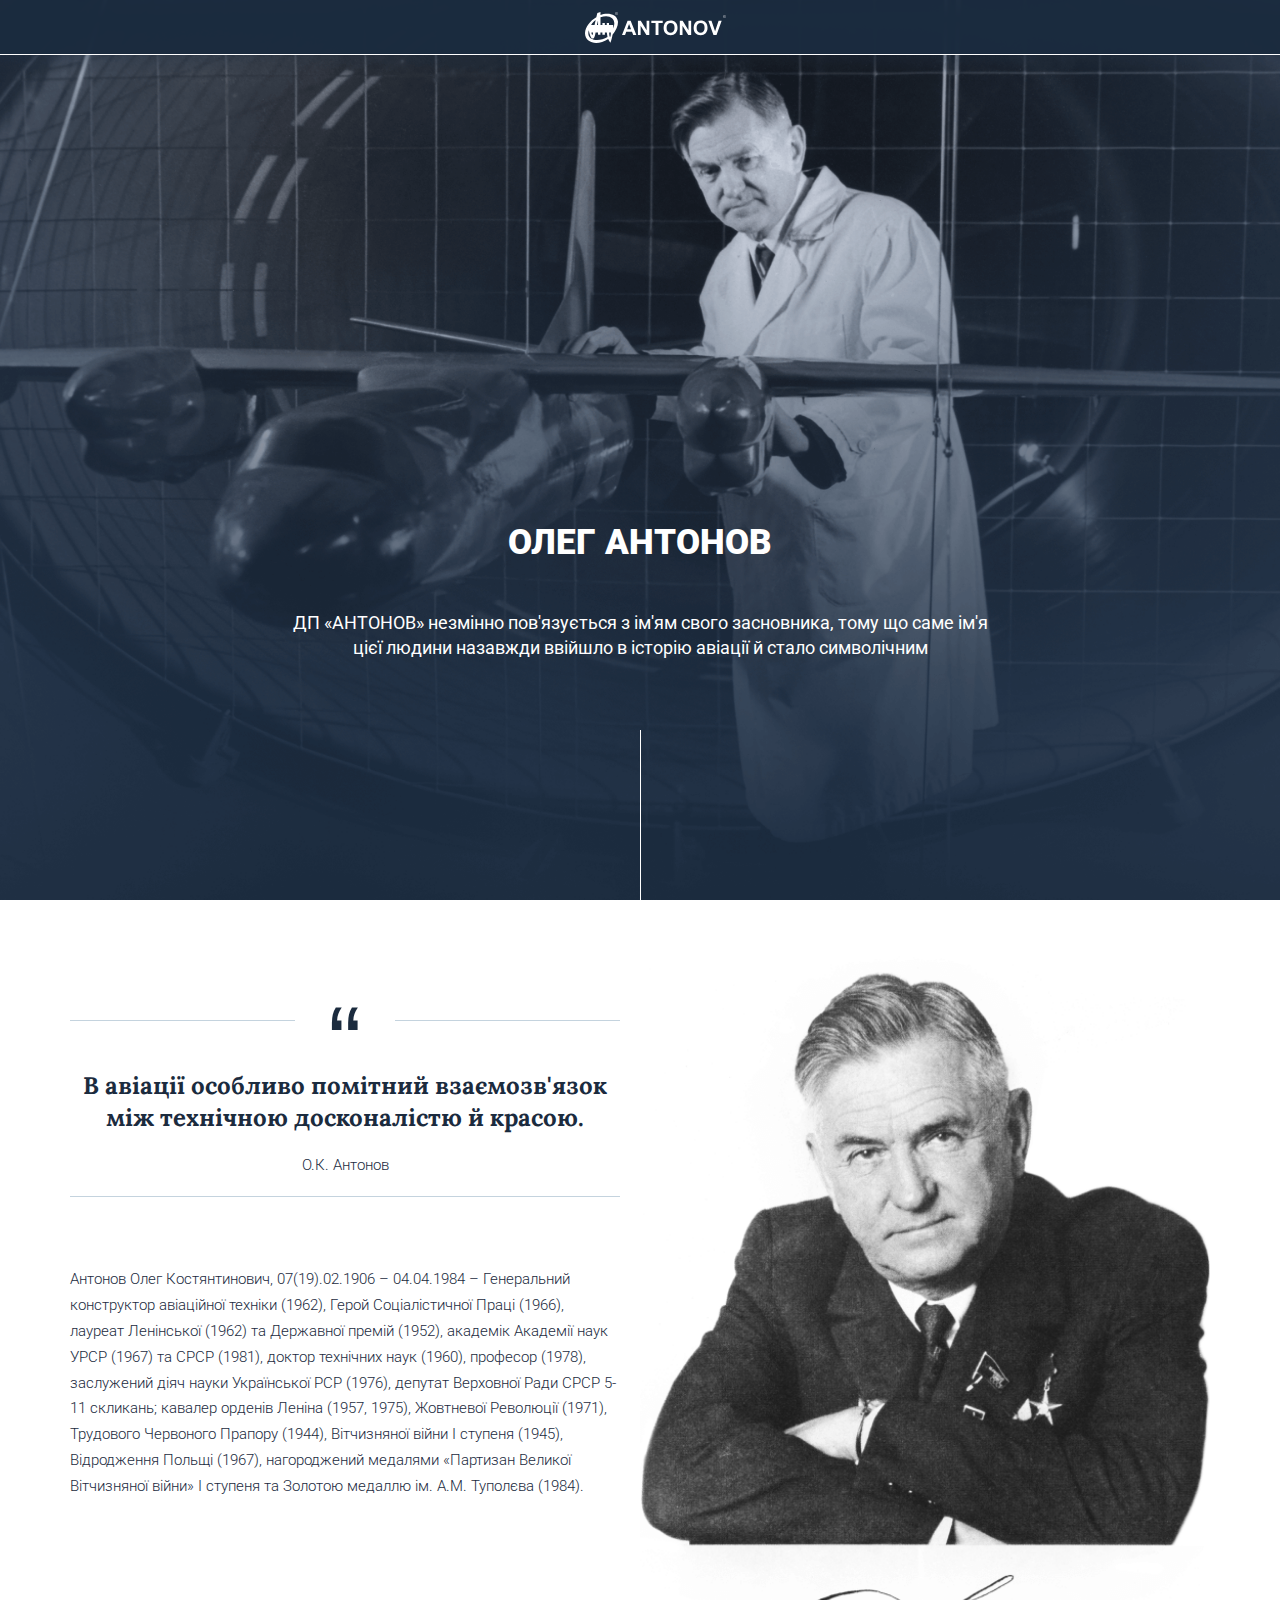
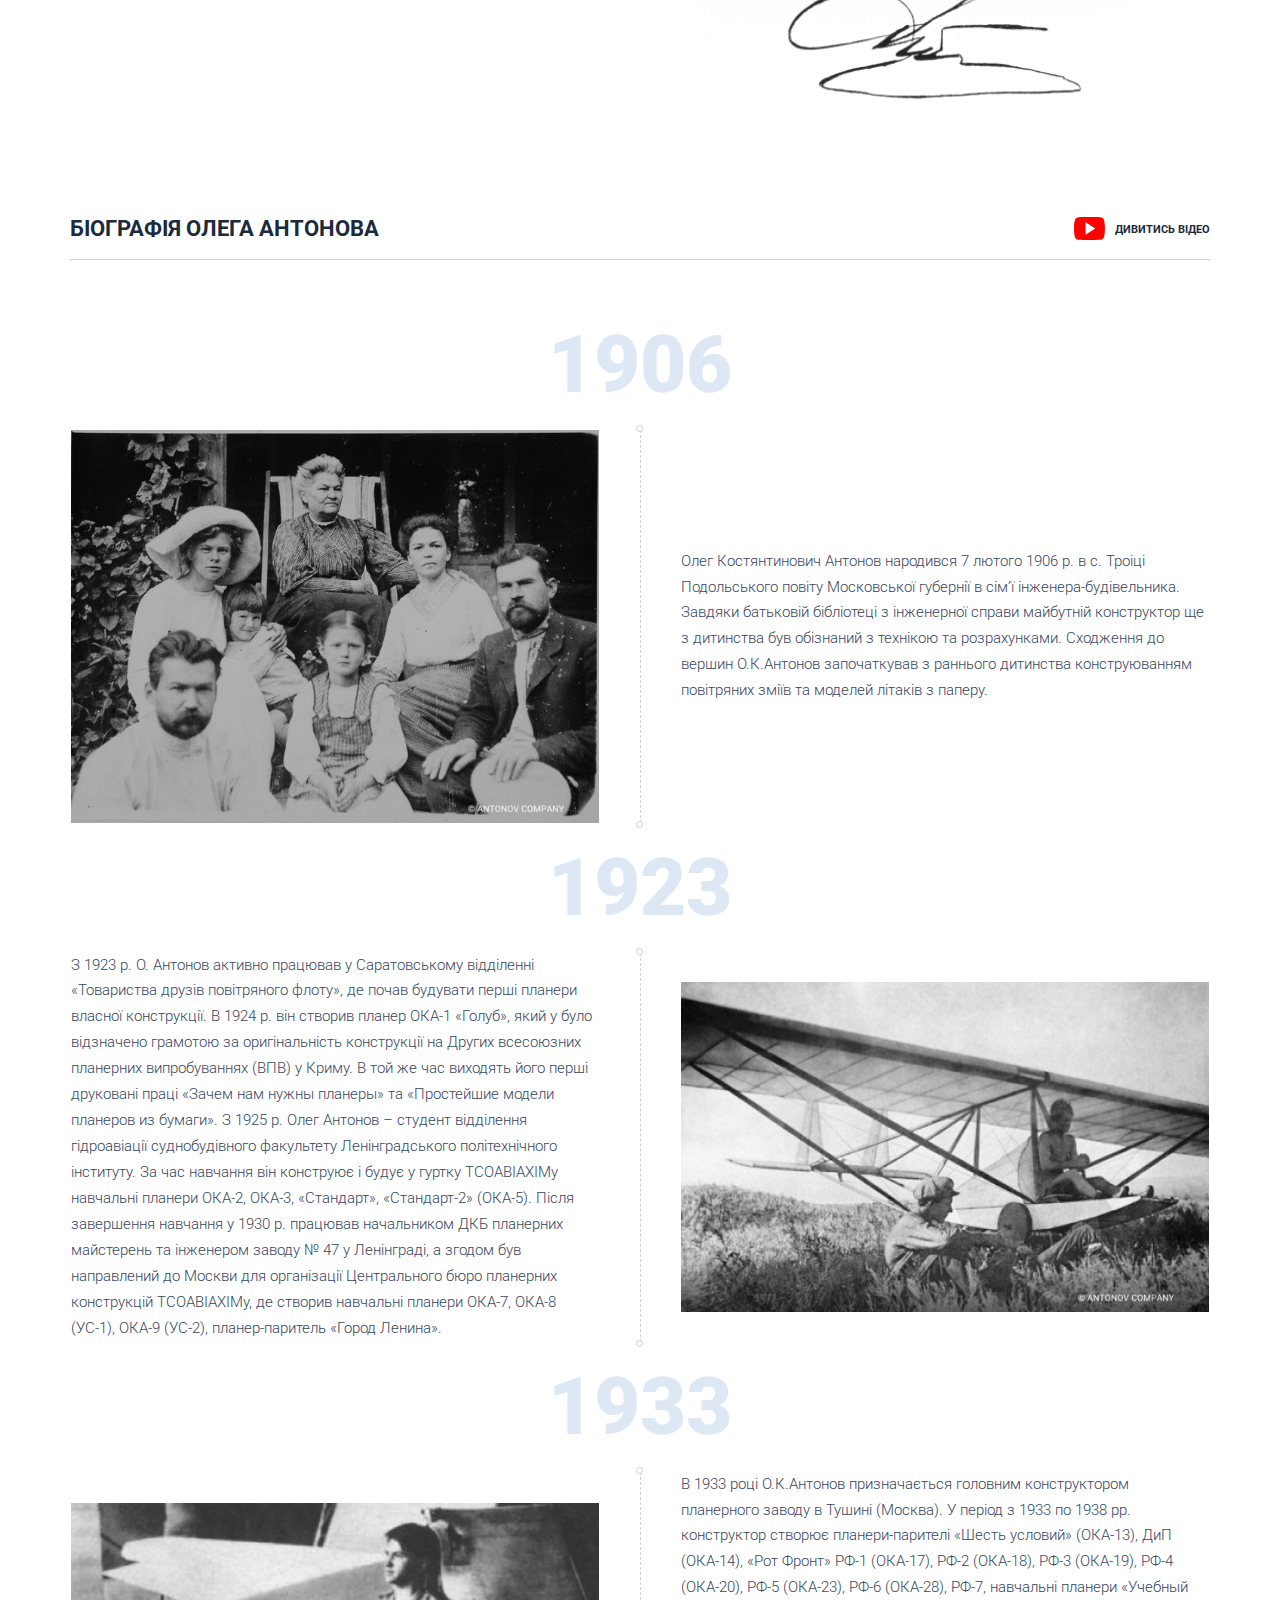
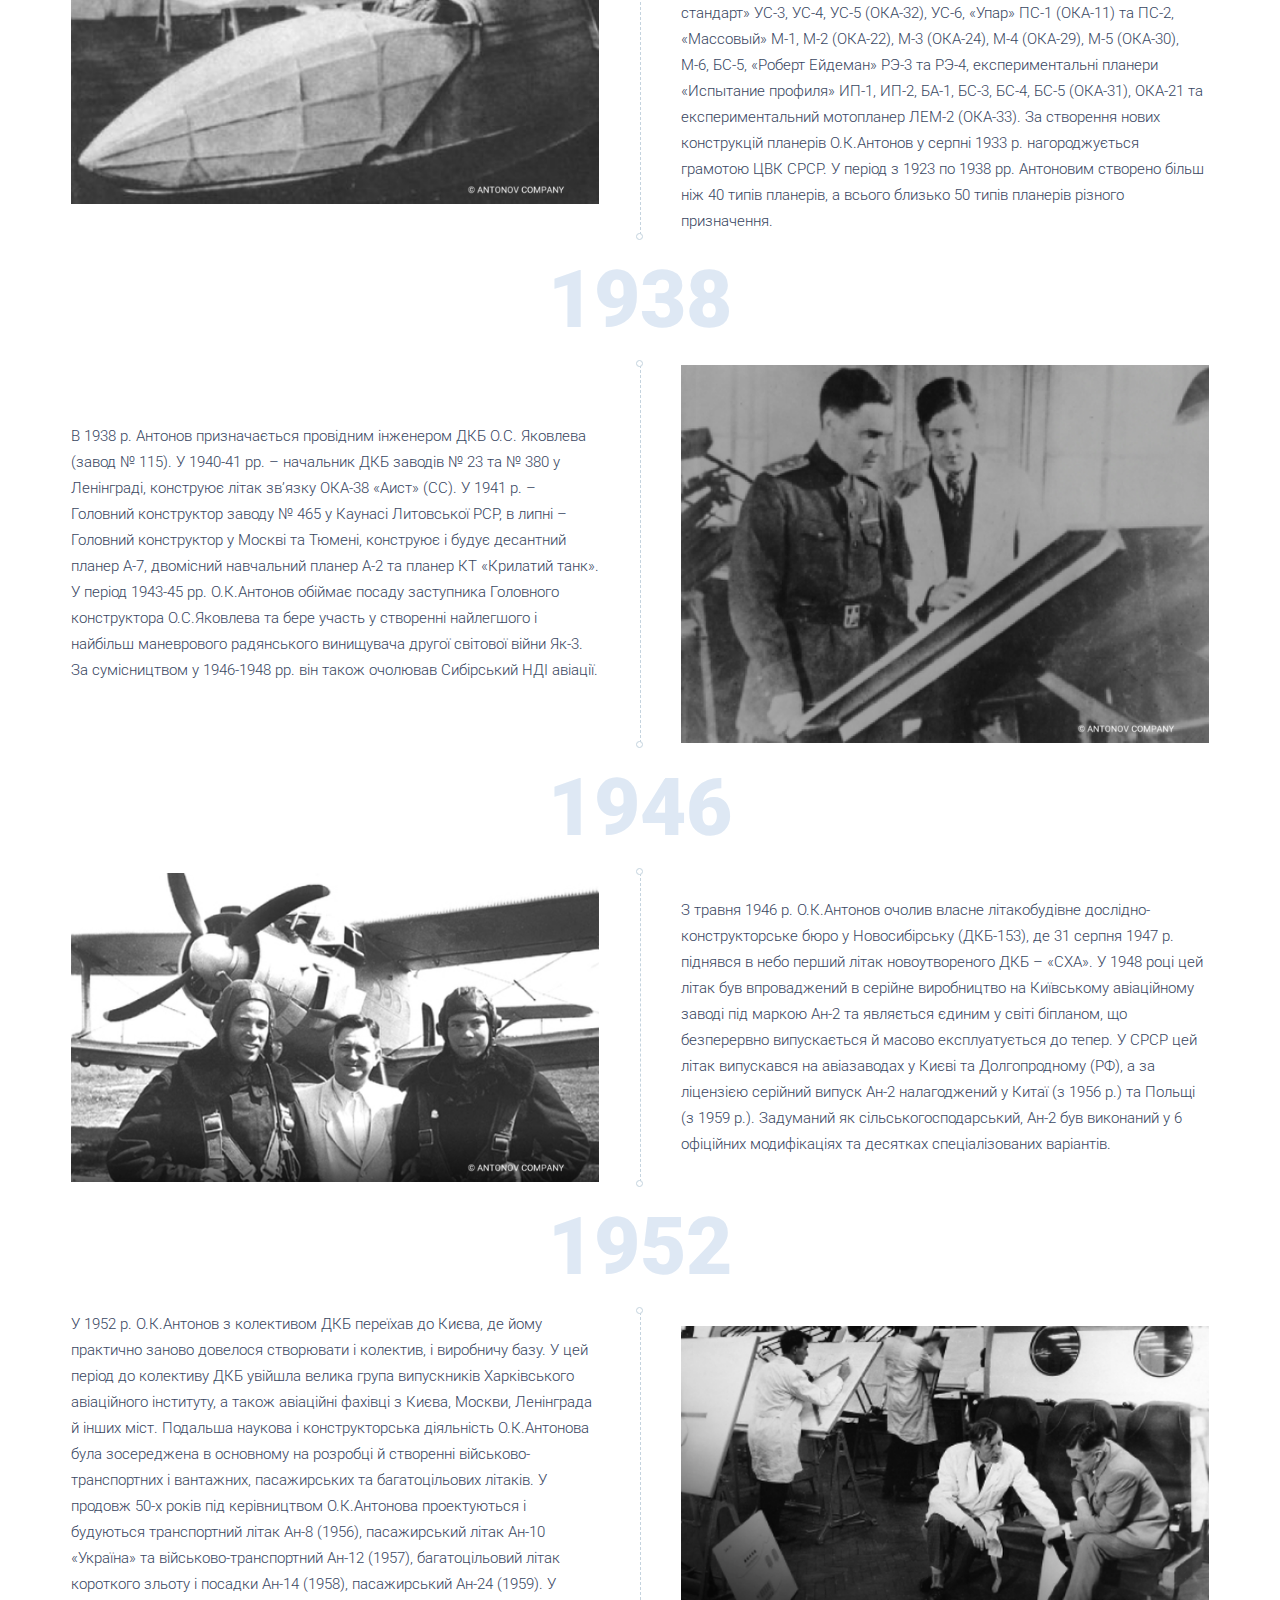
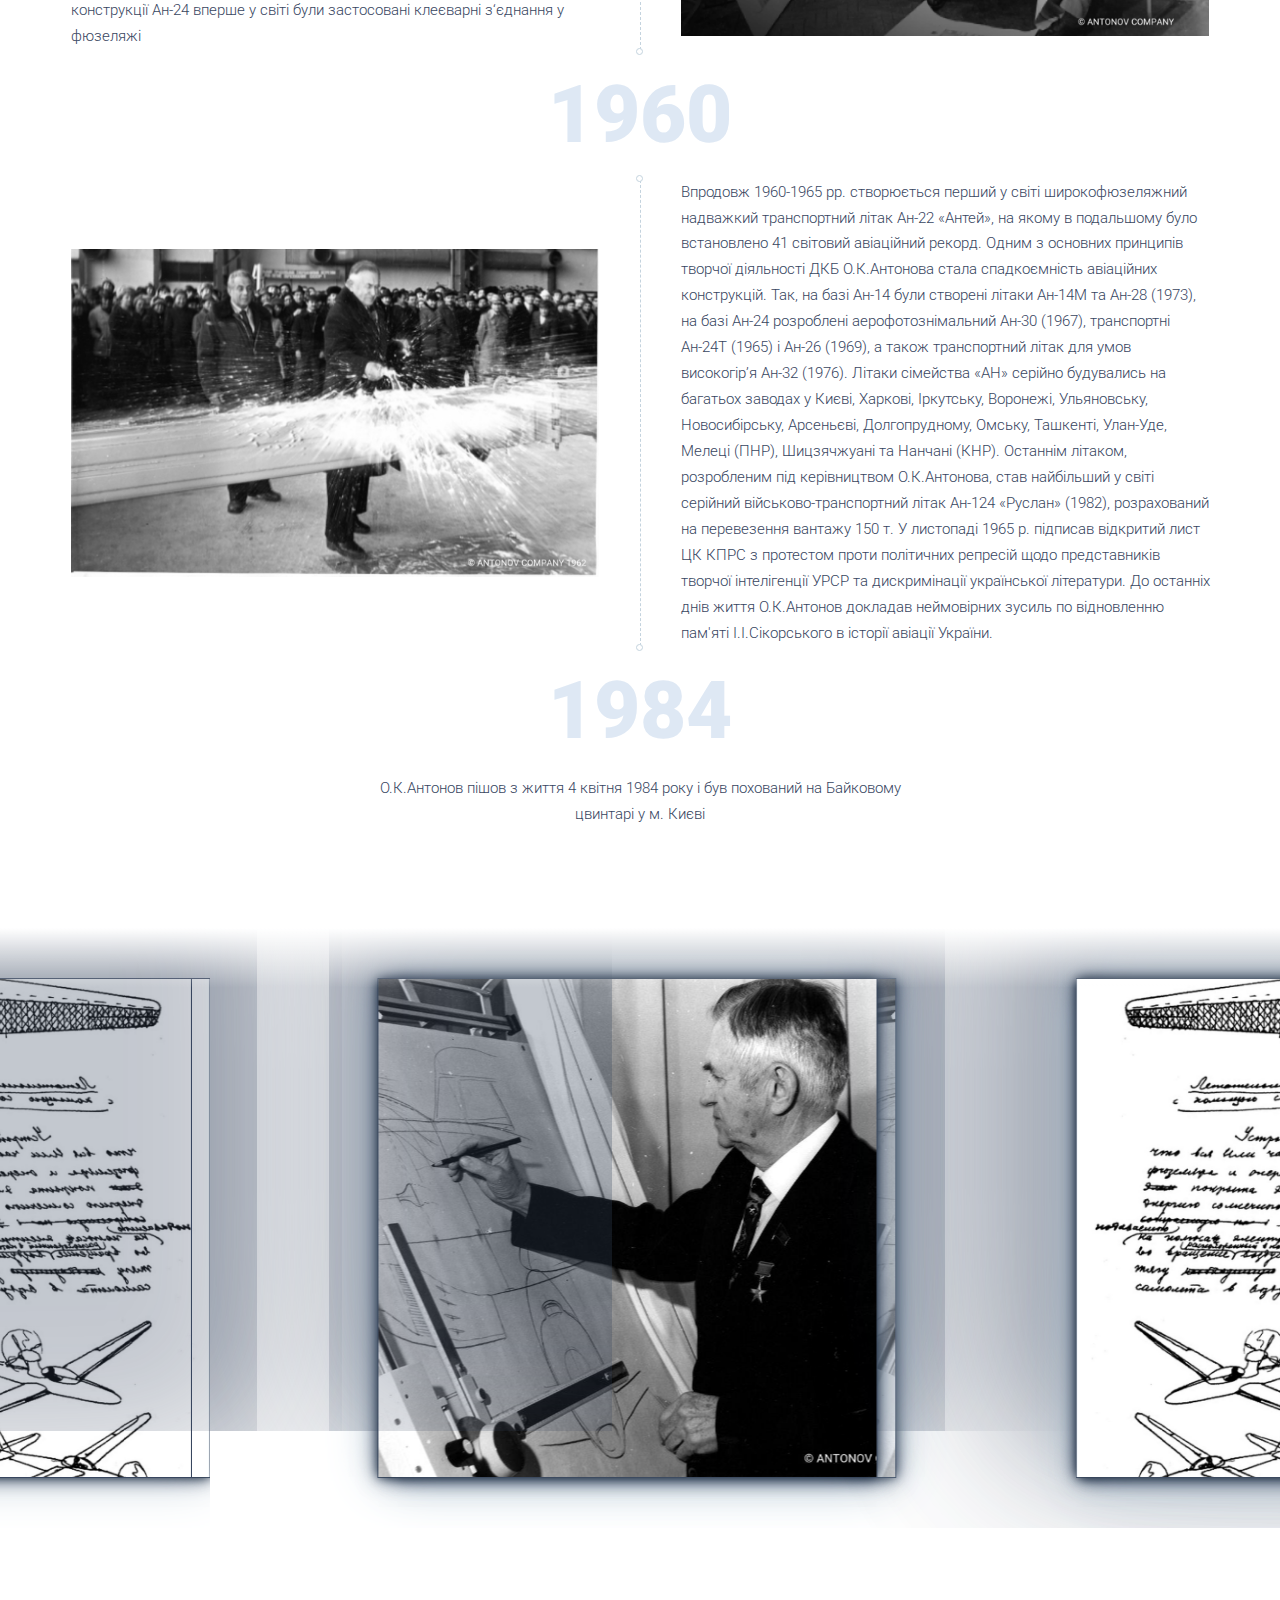
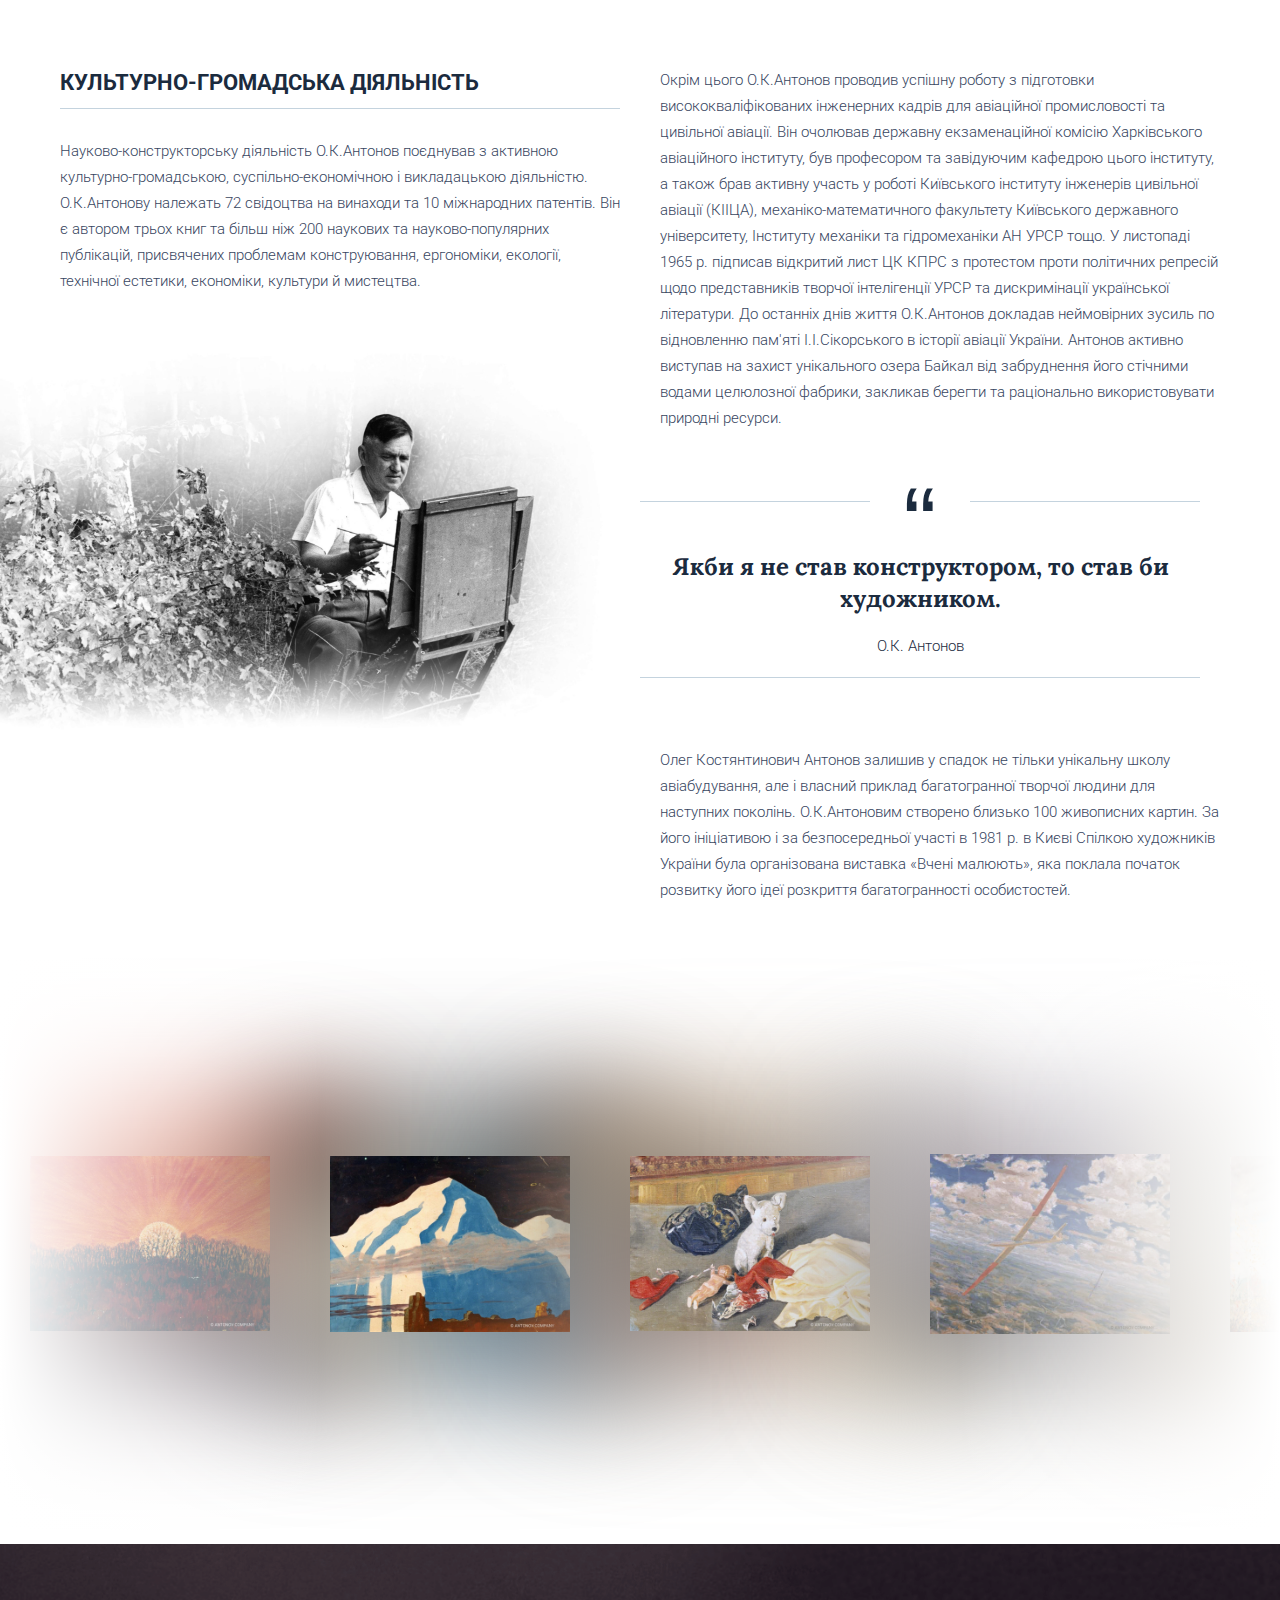
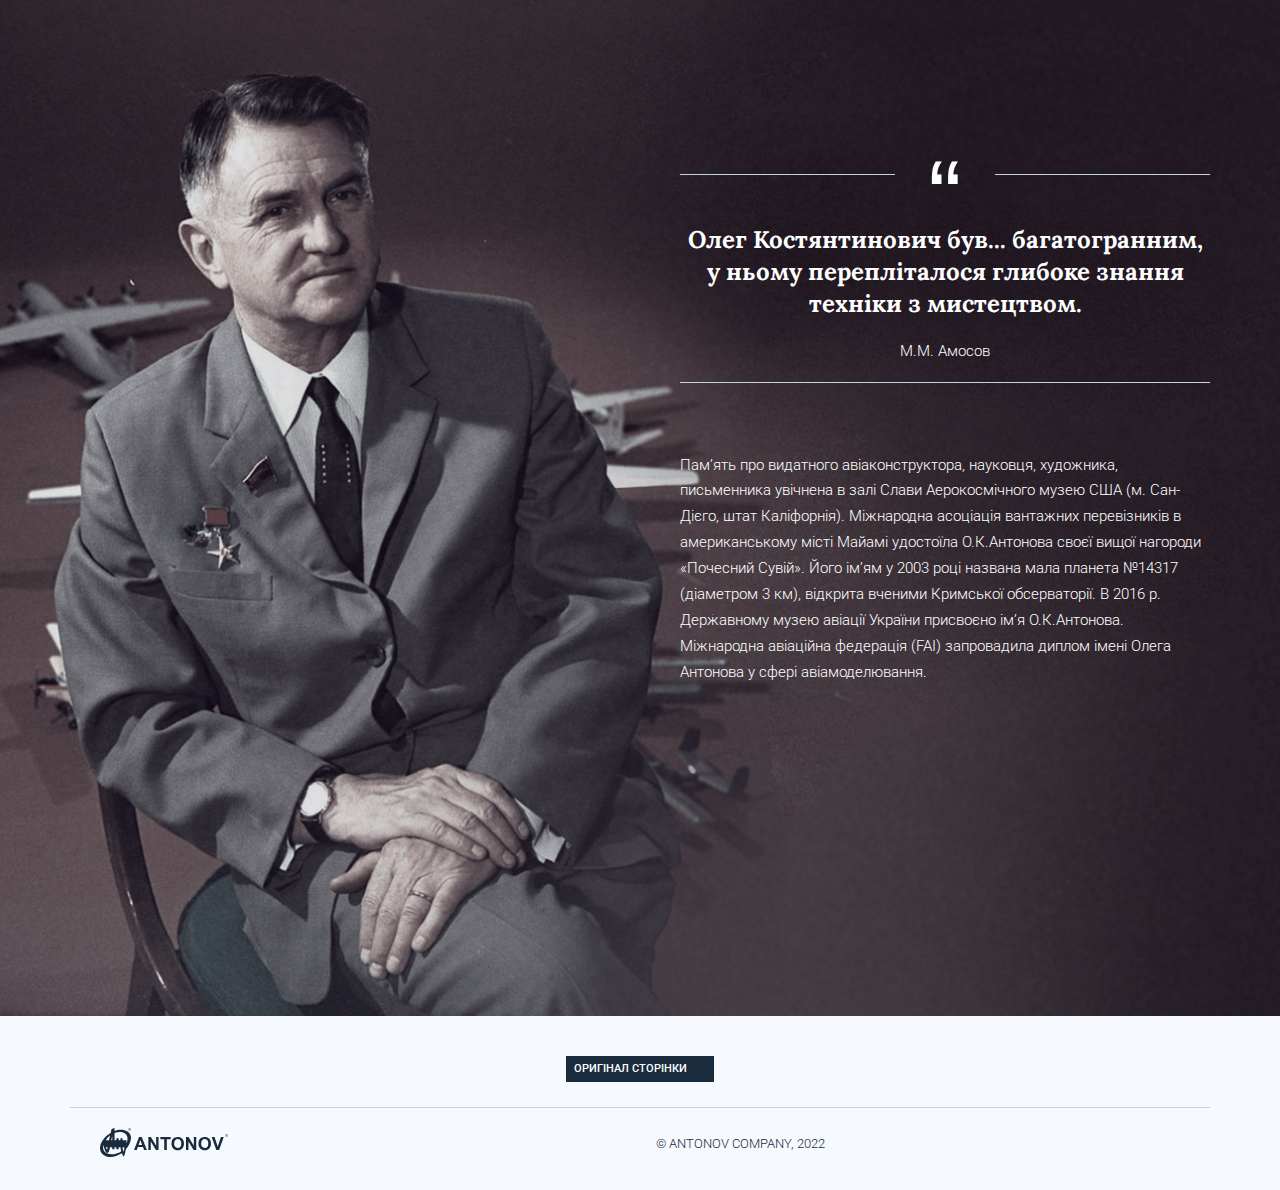
<file: biography.html>
<!DOCTYPE html>
<html lang="uk">
<head>
   <meta charset="UTF-8">
   <meta http-equiv="X-UA-Compatible" content="IE=edge">
   <meta name="viewport" content="width=device-width, initial-scale=1.0">
   <link rel="stylesheet" href="css/style_b.css">
   <title>Biography</title>
</head>
<body>
   <div class="wrapper">
      <header class="header">
         <a href="index.html" class="logo">
            <img src="img/logo/logo-header.svg" alt="Antonov Company">
         </a>
      </header>
      <main class="main">
         <div class="heading">
            <div class="heading__title">
               <h1>ОЛЕГ АНТОНОВ</h1>
               <p>
                  <em class="em">ДП «АНТОНОВ»</em>
                  незмінно пов'язується з ім'ям свого засновника, тому що саме ім'я цієї людини назавжди ввійшло в історію авіації й
                  стало
                  символічним
               </p>
            </div>
         </div>
         <div class="antonov-quote">
            <div class="container">
               <div class="content">
                  <div class="quote">
                     <span class="quote-simbol"></span>
                     В авіації особливо помітний взаємозв'язок між технічною досконалістю й красою.
                     <span>О.К. Антонов</span>
                  </div>
                  <p class="desc">
                     Антонов Олег Костянтинович, 07(19).02.1906 – 04.04.1984 – Генеральний конструктор авіаційної техніки (1962), Герой
                     Соціалістичної Праці (1966), лауреат Ленінської (1962) та Державної премій (1952), академік Академії наук УРСР (1967) та
                     СРСР (1981), доктор технічних наук (1960), професор (1978), заслужений діяч науки Української РСР (1976), депутат
                     Верховної Ради СРСР 5-11 скликань; кавалер орденів Леніна (1957, 1975), Жовтневої Революції (1971), Трудового Червоного
                     Прапору (1944), Вітчизняної війни І ступеня (1945), Відродження Польщі (1967), нагороджений медалями «Партизан Великої
                     Вітчизняної війни» І ступеня та Золотою медаллю ім. А.М. Туполєва (1984).
                  </p>
               </div>
               <img class="photo-quote" src="img/biography/antonov-autograph.webp" alt="antonov-autograph">
            </div>
         </div>
         <div class="chronology">
            <div class="container">
               <div class="block-header">
                  <h3>БІОГРАФІЯ ОЛЕГА АНТОНОВА</h3>
                  <a class="watch" href="https://www.youtube.com/watch?v=pJ1q3w78YMM" target="_blank">
                     ДИВИТИСЬ ВІДЕО
                  </a>
               </div>
               <div class="chronology-item show">
                  <h4 class="item-heading">1906</h4>
                  <div class="row">
                     <div class="pic">
                        <img src="img/biography/biography-image-1-700.webp" alt="1906">
                     </div>
                     <span class="line"></span>
                     <p class="year-desc desc">
                        Олег Костянтинович Антонов народився 7 лютого 1906 р. в с. Троіці Подольського повіту Московської губернії в сім’ї
                        інженера-будівельника. Завдяки батьковій бібліотеці з інженерної справи майбутній конструктор ще з дитинства був
                        обізнаний з технікою та розрахунками. Сходження до вершин О.К.Антонов започаткував з раннього дитинства конструюванням
                        повітряних зміїв та моделей літаків з паперу.
                     </p>
                  </div>
               </div>
               <div class="chronology-item show">
                  <h4 class="item-heading">1923</h4>
                  <div class="row">
                     <div class="pic">
                        <img src="img/biography/biography-image-2-700.webp" alt="1923">
                     </div>
                     <span class="line"></span>
                     <p class="year-desc desc">
                        З 1923 р. О. Антонов активно працював у Саратовському відділенні «Товариства друзів повітряного флоту», де почав
                        будувати перші планери власної конструкції. В 1924 р. він створив планер ОКА-1 «Голуб», який у було відзначено грамотою
                        за оригінальність конструкції на Других всесоюзних планерних випробуваннях (ВПВ) у Криму. В той же час виходять його
                        перші друковані праці «Зачем нам нужны планеры» та «Простейшие модели планеров из бумаги». З 1925 р. Олег Антонов –
                        студент відділення гідроавіації суднобудівного факультету Ленінградського політехнічного інституту. За час навчання він
                        конструює і будує у гуртку ТСОАВІАХІМу навчальні планери ОКА-2, ОКА-3, «Стандарт», «Стандарт-2» (ОКА-5). Після
                        завершення навчання у 1930 р. працював начальником ДКБ планерних майстерень та інженером заводу № 47 у Ленінграді, а
                        згодом був направлений до Москви для організації Центрального бюро планерних конструкцій ТСОАВІАХІМу, де створив
                        навчальні планери ОКА-7, ОКА-8 (УС-1), ОКА-9 (УС-2), планер-паритель «Город Ленина».
                     </p>
                  </div>
               </div>
               <div class="chronology-item show">
                  <h4 class="item-heading">1933</h4>
                  <div class="row">
                     <div class="pic">
                        <img src="img/biography/biography-image-3-700.webp" alt="1933">
                     </div>
                     <span class="line"></span>
                     <p class="year-desc desc">
                        В 1933 році О.К.Антонов призначається головним конструктором планерного заводу в Тушині (Москва). У період з 1933 по
                        1938 рр. конструктор створює планери-парителі «Шесть условий» (ОКА-13), ДиП (ОКА-14), «Рот Фронт» РФ-1 (ОКА-17), РФ-2
                        (ОКА-18), РФ-3 (ОКА-19), РФ-4 (ОКА-20), РФ-5 (ОКА-23), РФ-6 (ОКА-28), РФ-7, навчальні планери «Учебный стандарт» УС-3,
                        УС-4, УС-5 (ОКА-32), УС-6, «Упар» ПС-1 (ОКА-11) та ПС-2, «Массовый» М-1, М-2 (ОКА-22), М-3 (ОКА-24), М-4 (ОКА-29), М-5
                        (ОКА-30), М-6, БС-5, «Роберт Ейдеман» РЭ-3 та РЭ-4, експериментальні планери «Испытание профиля» ИП-1, ИП-2, БА-1, БС-3,
                        БС-4, БС-5 (ОКА-31), ОКА-21 та експериментальний мотопланер ЛЕМ-2 (ОКА-33). За створення нових конструкцій планерів
                        О.К.Антонов у серпні 1933 р. нагороджується грамотою ЦВК СРСР. У період з 1923 по 1938 рр. Антоновим створено більш ніж
                        40 типів планерів, а всього близько 50 типів планерів різного призначення.
                     </p>
                  </div>
               </div>
               <div class="chronology-item show">
                  <h4 class="item-heading">1938</h4>
                  <div class="row">
                     <div class="pic">
                        <img src="img/biography/biography-image-4-700.webp" alt="1938">
                     </div>
                     <span class="line"></span>
                     <p class="year-desc desc">
                        В 1938 р. Антонов призначається провідним інженером ДКБ О.С. Яковлева (завод № 115). У 1940-41 рр. – начальник ДКБ
                        заводів № 23 та № 380 у Ленінграді, конструює літак зв’язку ОКА-38 «Аист» (СС). У 1941 р. – Головний конструктор заводу
                        № 465 у Каунасі Литовської РСР, в липні – Головний конструктор у Москві та Тюмені, конструює і будує десантний планер
                        А-7, двомісний навчальний планер А-2 та планер КТ «Крилатий танк». У період 1943-45 рр. О.К.Антонов обіймає посаду
                        заступника Головного конструктора О.С.Яковлева та бере участь у створенні найлегшого і найбільш маневрового радянського
                        винищувача другої світової війни Як-3. За сумісництвом у 1946-1948 рр. він також очолював Сибірський НДІ авіації.
                     </p>
                  </div>
               </div>
               <div class="chronology-item show">
                  <h4 class="item-heading">1946</h4>
                  <div class="row">
                     <div class="pic">
                        <img src="img/biography/biography-image-5-700.webp" alt="1946">
                     </div>
                     <span class="line"></span>
                     <p class="year-desc desc">
                        З травня 1946 р. О.К.Антонов очолив власне літакобудівне дослідно-конструкторське бюро у Новосибірську (ДКБ-153), де 31
                        серпня 1947 р. піднявся в небо перший літак новоутвореного ДКБ – «СХА». У 1948 році цей літак був впроваджений в серійне
                        виробництво на Київському авіаційному заводі під маркою Ан-2 та являється єдиним у світі біпланом, що безперервно
                        випускається й масово експлуатується до тепер. У СРСР цей літак випускався на авіазаводах у Києві та Долгопродному (РФ),
                        а за ліцензією серійний випуск Ан-2 налагоджений у Китаї (з 1956 р.) та Польщі (з 1959 р.). Задуманий як
                        сільськогосподарський, Ан-2 був виконаний у 6 офіційних модифікаціях та десятках спеціалізованих варіантів.
                     </p>
                  </div>
               </div>
               <div class="chronology-item show">
                  <h4 class="item-heading">1952</h4>
                  <div class="row">
                     <div class="pic">
                        <img src="img/biography/biography-image-6-700.webp" alt="1952">
                     </div>
                     <span class="line"></span>
                     <p class="year-desc desc">
                        У 1952 р. О.К.Антонов з колективом ДКБ переїхав до Києва, де йому практично заново довелося створювати і колектив, і
                        виробничу базу. У цей період до колективу ДКБ увійшла велика група випускників Харківського авіаційного інституту, а
                        також авіаційні фахівці з Києва, Москви, Ленінграда й інших міст. Подальша наукова і конструкторська діяльність
                        О.К.Антонова була зосереджена в основному на розробці й створенні військово-транспортних і вантажних, пасажирських та
                        багатоцільових літаків. У продовж 50-х років під керівництвом О.К.Антонова проектуються і будуються транспортний літак
                        Ан-8 (1956), пасажирський літак Ан-10 «Україна» та військово-транспортний Ан-12 (1957), багатоцільовий літак короткого
                        зльоту і посадки Ан-14 (1958), пасажирський Ан-24 (1959). У конструкції Ан-24 вперше у світі були застосовані клеєварні
                        з‘єднання у фюзеляжі
                     </p>
                  </div>
               </div>
               <div class="chronology-item show">
                  <h4 class="item-heading">1960</h4>
                  <div class="row">
                     <div class="pic">
                        <img src="img/biography/biography-image-7-700.webp" alt="1960">
                     </div>
                     <span class="line"></span>
                     <p class="year-desc desc">
                        Впродовж 1960-1965 рр. створюється перший у світі широкофюзеляжний надважкий транспортний літак Ан-22 «Антей», на якому
                        в подальшому було встановлено 41 світовий авіаційний рекорд. Одним з основних принципів творчої діяльності ДКБ
                        О.К.Антонова стала спадкоємність авіаційних конструкцій. Так, на базі Ан-14 були створені літаки Ан-14М та Ан-28 (1973),
                        на базі Ан-24 розроблені аерофотознімальний Ан-30 (1967), транспортні Ан-24Т (1965) і Ан-26 (1969), а також транспортний
                        літак для умов високогір’я Ан-32 (1976). Літаки сімейства «АН» серійно будувались на багатьох заводах у Києві, Харкові,
                        Іркутську, Воронежі, Ульяновську, Новосибірську, Арсеньєві, Долгопрудному, Омську, Ташкенті, Улан-Уде, Мелеці (ПНР),
                        Шицзячжуані та Нанчані (КНР). Останнім літаком, розробленим під керівництвом О.К.Антонова, став найбільший у світі
                        серійний військово-транспортний літак Ан-124 «Руслан» (1982), розрахований на перевезення вантажу 150 т. У листопаді
                        1965 р. підписав відкритий лист ЦК КПРС з протестом проти політичних репресій щодо представників творчої інтелігенції
                        УРСР та дискримінації української літератури. До останніх днів життя О.К.Антонов докладав неймовірних зусиль по
                        відновленню пам'яті І.І.Сікорського в історії авіації України.
                     </p>
                  </div>
               </div>
               <div class="chronology-item show">
                  <h4 class="item-heading">1984</h4>
                  <div class="row">
                     <p class="year-desc desc">
                        О.К.Антонов пішов з життя 4 квітня 1984 року і був похований на Байковому цвинтарі у м. Києві
                     </p>
                  </div>
               </div>
            </div>
         </div>
         <div class="antonov-photo">
            <div class="slider">
               <div class="slider__container">
                  <div class="slider__photo" style="--i:1">
                     <img src="img/biography_gallery/biography-gallery-1100-1.webp" alt="1">
                  </div>
                  <div class="slider__photo" style="--i:2">
                     <img src="img/biography_gallery/biography-gallery-1100-2.webp" alt="2">
                  </div>
                  <div class="slider__photo" style="--i:3">
                     <img src="img/biography_gallery/biography-gallery-1100-3.webp" alt="3">
                  </div>
                  <div class="slider__photo" style="--i:4">
                     <img src="img/biography_gallery/biography-gallery-1100-4.webp" alt="4">
                  </div>
                  <div class="slider__photo" style="--i:5">
                     <img src="img/biography_gallery/biography-gallery-1100-5.webp" alt="5">
                  </div>
                  <div class="slider__photo" style="--i:6">
                     <img src="img/biography_gallery/biography-gallery-1100-6.webp" alt="6">
                  </div>
                  <div class="slider__photo" style="--i:7">
                     <img src="img/biography_gallery/biography-gallery-1100-7.webp" alt="7">
                  </div>
                  <div class="slider__photo" style="--i:8">
                     <img src="img/biography_gallery/biography-gallery-1100-8.webp" alt="8">
                  </div>
                  <div class="slider__photo" style="--i:9">
                     <img src="img/biography_gallery/biography-gallery-1100-9.webp" alt="9">
                  </div>
                  <div class="slider__photo" style="--i:10">
                     <img src="img/biography_gallery/biography-gallery-1100-10.webp" alt="10">
                  </div>
                  <div class="slider__photo" style="--i:11">
                     <img src="img/biography_gallery/biography-gallery-1100-11.webp" alt="11">
                  </div>
                  <div class="slider__photo" style="--i:12">
                     <img src="img/biography_gallery/biography-gallery-1100-1.webp" alt="1">
                  </div>
                  <div class="slider__photo" style="--i:13">
                     <img src="img/biography_gallery/biography-gallery-1100-2.webp" alt="2">
                  </div>
                  <div class="slider__photo" style="--i:14">
                     <img src="img/biography_gallery/biography-gallery-1100-3.webp" alt="3">
                  </div>
                  <div class="slider__photo" style="--i:15">
                     <img src="img/biography_gallery/biography-gallery-1100-4.webp" alt="4">
                  </div>
                  <div class="slider__photo" style="--i:16">
                     <img src="img/biography_gallery/biography-gallery-1100-5.webp" alt="5">
                  </div>
                  <div class="slider__photo" style="--i:17">
                     <img src="img/biography_gallery/biography-gallery-1100-6.webp" alt="6">
                  </div>
                  <div class="slider__photo" style="--i:18">
                     <img src="img/biography_gallery/biography-gallery-1100-7.webp" alt="7">
                  </div>
                  <div class="slider__photo" style="--i:19">
                     <img src="img/biography_gallery/biography-gallery-1100-8.webp" alt="8">
                  </div>
                  <div class="slider__photo" style="--i:20">
                     <img src="img/biography_gallery/biography-gallery-1100-9.webp" alt="9">
                  </div>
                  <div class="slider__photo" style="--i:21">
                     <img src="img/biography_gallery/biography-gallery-1100-10.webp" alt="10">
                  </div>
                  <div class="slider__photo" style="--i:22">
                     <img src="img/biography_gallery/biography-gallery-1100-11.webp" alt="11">
                  </div>
               </div>
            </div>
         </div>
         <div class="cultural">
            <div class="cultural__container">
               <div class="column left">
                  <h3 class="cultural__heading">КУЛЬТУРНО-ГРОМАДСЬКА ДІЯЛЬНІСТЬ</h3>
                  <p class="cultural__desc desc">
                     Науково-конструкторську діяльність О.К.Антонов поєднував з активною культурно-громадською, суспільно-економічною і
                     викладацькою діяльністю. О.К.Антонову належать 72 свідоцтва на винаходи та 10 міжнародних патентів. Він є автором трьох
                     книг та більш ніж 200 наукових та науково-популярних публікацій, присвячених проблемам конструювання, ергономіки,
                     екології, технічної естетики, економіки, культури й мистецтва.
                  </p>
                  <img src="img/cultural/cultural.webp" alt="cultural">
               </div>
               <div class="column right">
                  <p class="cultural__desc desc">
                     Окрім цього О.К.Антонов проводив успішну роботу з підготовки висококваліфікованих інженерних кадрів для авіаційної
                     промисловості та цивільної авіації. Він очолював державну екзаменаційної комісію Харківського авіаційного інституту, був
                     професором та завідуючим кафедрою цього інституту, а також брав активну участь у роботі Київського інституту інженерів
                     цивільної авіації (КІІЦА), механіко-математичного факультету Київського державного університету, Інституту механіки та
                     гідромеханіки АН УРСР тощо. У листопаді 1965 р. підписав відкритий лист ЦК КПРС з протестом проти політичних репресій
                     щодо представників творчої інтелігенції УРСР та дискримінації української літератури. До останніх днів життя О.К.Антонов
                     докладав неймовірних зусиль по відновленню пам'яті І.І.Сікорського в історії авіації України. Антонов активно виступав
                     на захист унікального озера Байкал від забруднення його стічними водами целюлозної фабрики, закликав берегти та
                     раціонально використовувати природні ресурси.
                  </p>
                  <div class="quote">
                     <span class="quote-simbol"></span>
                     Якби я не став конструктором, то став би художником.
                     <span>О.К. Антонов</span>
                  </div>
                  <p class="cultural__desc desc">
                     Олег Костянтинович Антонов залишив у спадок не тільки унікальну школу авіабудування, але і власний приклад багатогранної
                     творчої людини для наступних поколінь. О.К.Антоновим створено близько 100 живописних картин. За його ініціативою і за
                     безпосередньої участі в 1981 р. в Києві Спілкою художників України була організована виставка «Вчені малюють», яка
                     поклала початок розвитку його ідеї розкриття багатогранності особистостей.
                  </p>
               </div>
            </div>
         </div>
         <div class="painting">
            <div class="bunner">
               <div class="bunner__panel">
                  <img class="bunner__pic" src="img/cultural_gallery/biography-picture-1100-01.webp" alt="01">
               </div>
               <div class="bunner__panel">
                  <img class="bunner__pic" src="img/cultural_gallery/biography-picture-1100-02.webp" alt="02">
               </div>
               <div class="bunner__panel">
                  <img class="bunner__pic" src="img/cultural_gallery/biography-picture-1100-03.webp" alt="03">
               </div>
               <div class="bunner__panel">
                  <img class="bunner__pic" src="img/cultural_gallery/biography-picture-1100-04.webp" alt="04">
               </div>
               <div class="bunner__panel">
                  <img class="bunner__pic" src="img/cultural_gallery/biography-picture-1100-05.webp" alt="05">
               </div>
               <div class="bunner__panel">
                  <img class="bunner__pic" src="img/cultural_gallery/biography-picture-1100-06.webp" alt="06">
               </div>
               <div class="bunner__panel">
                  <img class="bunner__pic" src="img/cultural_gallery/biography-picture-1100-07.webp" alt="07">
               </div>
               <div class="bunner__panel">
                  <img class="bunner__pic" src="img/cultural_gallery/biography-picture-1100-08.webp" alt="08">
               </div>
               <div class="bunner__panel">
                  <img class="bunner__pic" src="img/cultural_gallery/biography-picture-1100-09.webp" alt="09">
               </div>
               <div class="bunner__panel">
                  <img class="bunner__pic" src="img/cultural_gallery/biography-picture-1100-01.webp" alt="01">
               </div>
               <div class="bunner__panel">
                  <img class="bunner__pic" src="img/cultural_gallery/biography-picture-1100-02.webp" alt="02">
               </div>
               <div class="bunner__panel">
                  <img class="bunner__pic" src="img/cultural_gallery/biography-picture-1100-03.webp" alt="03">
               </div>
               <div class="bunner__panel">
                  <img class="bunner__pic" src="img/cultural_gallery/biography-picture-1100-04.webp" alt="04">
               </div>
               <div class="bunner__panel">
                  <img class="bunner__pic" src="img/cultural_gallery/biography-picture-1100-05.webp" alt="05">
               </div>
               <div class="bunner__panel">
                  <img class="bunner__pic" src="img/cultural_gallery/biography-picture-1100-06.webp" alt="06">
               </div>
               <div class="bunner__panel">
                  <img class="bunner__pic" src="img/cultural_gallery/biography-picture-1100-07.webp" alt="07">
               </div>
               <div class="bunner__panel">
                  <img class="bunner__pic" src="img/cultural_gallery/biography-picture-1100-08.webp" alt="08">
               </div>
               <div class="bunner__panel">
                  <img class="bunner__pic" src="img/cultural_gallery/biography-picture-1100-09.webp" alt="09">
               </div>
            </div>
         </div>
         <div class="memoris">
            <div class="container">
               <div class="content">
                  <div class="quote">
                     <span class="quote-simbol"></span>
                     Олег Костянтинович був... багатогранним, у ньому перепліталося глибоке знання техніки з мистецтвом.
                     <span>М.М. Амосов</span>
                  </div>
                  <p class="desc">
                     Пам’ять про видатного авіаконструктора, науковця, художника, письменника увічнена в залі Слави Аерокосмічного музею США
                     (м. Сан-Дієго, штат Каліфорнія). Міжнародна асоціація вантажних перевізників в американському місті Майамі удостоїла
                     О.К.Антонова своєї вищої нагороди «Почесний Сувій». Його ім’ям у 2003 році названа мала планета №14317 (діаметром 3 км),
                     відкрита вченими Кримської обсерваторії. В 2016 р. Державному музею авіації України присвоєно ім’я О.К.Антонова.
                     Міжнародна авіаційна федерація (FAI) запровадила диплом імені Олега Антонова у сфері авіамоделювання.
                  </p>
               </div>
            </div>
         </div>
         <div class="bottom">
            <div class="container">
               <div class="contacts">
                  <div class="column page-link">
                     <a class="button" href="https://www.antonov.com/" target="_blank">
                        Оригінал сторінки
                     </a>
                  </div>
               </div>
               <div class="rights">
                  <a href="index.html" class="logo">
                     <img src="img/logo/logo-dark.svg" alt="Antonov Company">
                  </a>
                  <p>© ANTONOV COMPANY, 2022</p>
               </div>
            </div>
         </div>
      </main>
      <footer class="footer">
         <div class="appearance">
            <div class="svg">
               <svg xmlns="http://www.w3.org/2000/svg" width="650" height="650">
                  <path
                     d="M25.668 11.062C17.574 15.9 8.051 24.172 3.233 34.112-1.684 44.258.944 57 7.808 62.794c9.766 8.245 28.346 6.394 40.559.44 12.11-5.904 21.434-14.44 26.658-23.403 4.039-6.93 8.111-22.927-3.255-31.057C60.88.984 41.477 1.61 25.668 11.062zm-2.64 5.894C10.939 25.485 6.577 35.493 6.577 44.67c0 11.802 12.154 19.971 25.075 18.916 13.009-1.056 21.115-5.983 21.115-5.983l2.202 1.771 4.309-2.827 2.023-5.455s18.379-16.15 10.118-31.408c-8.485-15.672-33.391-13.308-48.39-2.728z"
                     transform="translate(7.024 36.563) scale(7.33546)" />
                  <path
                     d="M37.805 1.303c-2.124.98-4.021 2.112-6.843 2.625 0 0-.88 16.773-3.625 29.157l-17.063.062c0 11.004 6.084 18.656 10.219 18.656 3.598 0 6.392-5.58 8.531-12.5h4.969l-.063 6.782h4.22l-.063-6.782h3.467v6.768h4.125v-6.768h3.72c.882 16.818 3.545 26.311 7.594 31.22 4.575-5.983 7.562-19.755 7.562-37.563l-11.125.03a398.742 398.742 0 0 1-.062-7.155h-4.313c0 2.528.069 4.896.125 7.187h-3.5v-7.184h-4.126v7.215h-3.499l-.25-31.75zm-3.593 11.532-.157 20.218-3.343.032c2.366-10 3.5-20.25 3.5-20.25zM14.305 39.303H25.65c-1.395 4.053-3.117 6.782-5.25 6.782-4.513 0-6.094-6.782-6.094-6.782zm39.344 0h6.781c0 5.28-1.44 14.523-3.437 18.375-2.108-2.843-2.979-10.604-3.344-18.375z"
                     transform="translate(7.024 36.563) scale(7.33546)" />
                  <path
                     d="M78.993 1.374c0 1.217-.433 2.261-1.3 3.134-.866.873-1.906 1.31-3.118 1.31-1.22 0-2.266-.437-3.137-1.31-.87-.873-1.306-1.92-1.306-3.14 0-1.22.434-2.266 1.303-3.137.868-.87 1.92-1.306 3.152-1.306 1.213 0 2.25.435 3.112 1.306.863.87 1.294 1.918 1.294 3.143zm-.794-.006c0-1.02-.355-1.898-1.065-2.63-.71-.734-1.561-1.1-2.553-1.1-1.012 0-1.874.365-2.587 1.096a3.64 3.64 0 0 0-1.068 2.634c0 1.033.357 1.914 1.071 2.643.715.73 1.572 1.094 2.572 1.094.991 0 1.844-.365 2.559-1.094.714-.729 1.071-1.61 1.071-2.643zM76.793 3.93h-1.15l-.83-2.068h-1.225V3.93h-1.094v-5.118h2.375c.65 0 1.134.142 1.453.425.318.283.478.648.478 1.094 0 .637-.317 1.087-.95 1.35l.943 2.249zm-3.205-2.88h1.124c.638 0 .957-.244.957-.732 0-.467-.292-.7-.875-.7h-1.206V1.05z"
                     transform="translate(7.024 36.563) scale(7.33546)" />
               </svg>
            </div>
         </div>
      </footer>
   </div>
</body>
</html>
</file>
<file: css/style_b.css>
@import url(null.css);

@import url('https://fonts.googleapis.com/css2?family=Roboto:wght@300;400;500;700;900&display=swap');

@import url('https://fonts.googleapis.com/css2?family=Lora:wght@400;700&display=swap');

body {
   font-family: Roboto, sans-serif;
   max-width: 100vw;
   /* overflow: hidden; */
   line-height: 1;
}

img {
   max-width: 100%;
   display: inline-block;
   height: auto;
}

.wrapper {
   position: relative;
}

.header {
   display: flex;
   justify-content: space-around;
   align-items: center;
   position: fixed;
   top: 0;
   left: 0;
   height: 55px;
   width: 100%;
   background: rgba(27, 43, 62, 0.98);
   color: white;
   border-bottom: 1px solid white;
   z-index: 999;
}

.logo {
   padding-left: 30px;
}

.main{
   color: #1b2b3e;
   /* z-index: 2; */
}

/* .main div:not(:nth-child(1)){ */
   /* padding: 0 15px; */
/* } */

.heading{
   background: url(../img/title/biography-hero.webp) no-repeat 50% 50% / cover;
   color: white;
   position: relative;
   height: 100vh;
}

.heading__title::after{
   content: '';
   position: absolute;
   bottom: 0;
   left: 50%;
   width: 1px;
   height: 170px;
   background-color: white;
   z-index: 1;
}

.heading__title{
   position: absolute;
   top: 0;
   left: 0;
   width: 100%;
   height: 100%;
   display: flex;
   flex-direction: column;
   justify-content: flex-end;
   align-items: center;
   padding-bottom: 240px;
}

.heading__title h1{
   font-size: 35px;
   font-weight: 900;
   text-align: center;
   text-transform: uppercase;
   max-width: 740px;
}

.heading__title p{
   line-height: 1.39;
   font-size: 18px;
   text-align: center;
   margin-top: 50px;
   max-width: 700px;
}

em.em{
   display: inline-block;
   text-transform: uppercase;
   font-style: normal;
}

.antonov-quote{
   padding: 50px 10px 100px;
}

.container{
   display: flex;
   width: 100%;
   margin: 0 auto;
   max-width: 100%;
}

.antonov-quote .container{
   max-width: 1140px;
   justify-content: center;
   align-items: flex-start;
}

.antonov-quote .content{
   display: flex;
   flex-direction: column;
   padding-right: 20px;
   width: 50%;
}

.photo-quote {
   width: 50%;
   text-align: center;
}

.main .quote {
   position: relative;
   display: flex;
   flex-direction: column;
   justify-content: flex-end;
   margin: 70px 0;
   padding: 50px 0 20px;
   font-family: Lora, serif;
   font-weight: 700;
   font-size: 24px;
   line-height: 1.33;
   text-align: center;
   border-bottom: 1px solid #c4d3de;
}

.main .quote::before,
.main .quote::after{
   content: '';
   position: absolute;
   top: 0;
   height: 1px;
   width: calc(50% - 50px);
   background: #c4d3de;
}

.main .quote::before{
   left: 0;
}

.main .quote::after{
   right: 0;
}

.main .quote-simbol {
   position: absolute;
   top: 0;
   left: 50%;
   color: #1b2b3e;
}

.main .quote-simbol::before{
   content: '“';
   position: absolute;
   transform: translate(-50%);
   font-family: Arial,sans-serif;
   font-size: 100px;
   line-height: 0;
}

.main .quote span{
   margin-top: 22px;
   font-family: Roboto, sans-serif;
   font-weight: 300;
   font-size: 15px;
}

.desc {
   font-weight: 300;
   font-size: 15px;
   line-height: 1.73;
}

.chronology{
   padding: 0 10px 100px;

}

.chronology .container{
   flex-direction: column;
   max-width: 1140px;
}

.block-header{
   width: 100%;
   display: flex;
   justify-content: space-between;
   padding-bottom: 15px;
   margin-bottom: 40px;
   border-bottom: 1px solid #c4d3de;
}

h3{
   font-weight: 700;
   line-height: 1.36;
   color: #1b2b3e;
   font-size: 22px;
   text-transform: uppercase;
}

.block-header h3{
   max-width: 100%;
}

.block-header .watch{
   display: inline-flex;
   align-items: center;
   font-weight: 700;
   text-transform: uppercase;
   font-size: 11px;
   color: #1b2b3e;
}

.block-header .watch::before{
   content: url(../img/icon/yt-small.svg);
   display: inline-block;
   margin-right: 10px;
}

.chronology-item.show{
   opacity: 1;
   transform: translateY(0);
}

.chronology-item{
   opacity: 0;
   transform: translateY(26px);
   transition: all 0.6s cubic-bezier(0.645,0.045,0.355,1);
}

.chronology-item .item-heading{
   margin: 50px 0;
   text-align: center;
   font-weight: 900;
   font-size: 80px;
   text-transform: uppercase;
   color: #dee8f4;
   line-height: 0.375;
}

.chronology-item .row{
   position: relative;
   display: flex;
   justify-content: center;
   align-items: stretch;
}

.chronology-item .row .pic{
   width: calc(50% - 41px);
   align-self: center;
}

.chronology-item .row .line{
   position: relative;
   display: inline-block;
   width: 1px;
   /* height: auto; */
   margin: 0 40px;
   border-left: 1px dashed #c4d3de;
}

.chronology-item .row .line::before,
.chronology-item .row .line::after{
   content: '';
   position: absolute;
   top: -5px;
   left: -5px;
   width: 7px;
   height: 7px;
   border-radius: 50%;
   border: 1px solid #c4d3de;
   background: white;
}

.chronology-item .row .line::after{
   top: auto;
   bottom: -5px;
   left: -5px;
}

.chronology-item .row .desc{
   font-weight: 300;
   font-size: 15px;
   line-height: 1.73;
}

.chronology-item .row .year-desc{
   align-self: center;
   width: calc(50% - 41px);
   font-style: normal;
   color: #38465f;
}

.chronology-item:nth-child(odd) .row{
   flex-direction: row-reverse;
}

.chronology-item:last-child .row{
   text-align: center;
}

.slider{
   display: flex;
   align-items: center;
   justify-content: center;
   overflow: hidden;
   position: relative;
   height: 600px;
}

.slider::after{
   content: '';
   position: absolute;
   background: linear-gradient(180deg,
   white,
   rgba(255, 255, 255, 0.5),
   rgba(255, 255, 255, 0));
   width: 100%;
   height: 10%;
   top: 0;
   left: 0;
}

/* .slider::before{
   content: '';
   position: absolute;
   background: linear-gradient(0deg,
   white,
   rgba(255, 255, 255, 0.5),
   rgba(255, 255, 255, 0));
   width: 100%;
   height: 10%;
   bottom: 0;
   left: 0;
} */

@keyframes rotate{
   0%{
      transform: perspective(800px) rotateY(0deg);
   }
   100%{
      transform: perspective(800px) rotateY(360deg);
   }
}

.slider__container{
   position: relative;
   width: 500px;
   height: 500px;
   transform-style: preserve-3d;
   animation: rotate 90s linear infinite;
}

.slider__container:hover{
   animation-play-state: paused;
}

.slider__photo{
   position: absolute;
   top: 0;
   left: 0;
   width: 100%;
   height: 100%;
   transform-origin: center;
   transform-style: preserve-3d;
   transform: rotateY(calc(var(--i)*16.35deg)) translateZ(2400px);
   border: 1px solid #38465f;
   perspective: 1000px;
}

.slider__photo:hover img{
   transform: scale(1.5);
}

.slider__photo:hover::before{
   transform: translate(-50%, -100%) scale(1.8);
   opacity: 0.1;
}

.slider__photo:hover::after {
   transform: translate(-50%, 100%) scale(1.8) rotateX(85deg);
   opacity: 0.1;
}

.slider__photo img{
   cursor: pointer;
   position: absolute;
   top: 0;
   left: 0;
   width: 100%;
   height: 100%;
   object-fit: cover;
   transition: 0.5s;
   box-shadow: 
      0 0 10px 0 #1b2b3e,
      0 0 20px 0 #38465f,
      0 0 50px 0 #c4d3de;
}

.slider__photo::before{
   content: '';
   position: absolute;
   bottom: 0%;
   left: 50%;
   width: 100%;
   height: 100%;
   background-color: #38465f;
   transform: translate(-50%, -20%) scale(1.2);
   transition: 0.5s;
   filter: blur(50px);
   opacity: 0.3;
   box-shadow: 0 0 150px 5px #38465f;
}

.slider__photo::after{
   content: '';
   position: absolute;
   bottom: 0%;
   left: 50%;
   width: 100%;
   height: 100%;
   background-color: #38465f;
   transform: translate(-50%, 100%) rotateX(85deg);
   transition: 0.5s;
   filter: blur(50px);
   opacity: 0.15;
   box-shadow: 0 0 150px 5px #38465f;
}

.cultural{
   padding: 140px 0 40px;
}

.cultural__container{
   display: flex;
   max-width: 100%;
}

.cultural__container .column{
   display: flex;
   flex-direction: column;
   width: 50%;
}

.left .cultural__desc,
.left .cultural__heading{
   margin-left: auto;
}

.column .left{
   align-items: flex-end;
}

.column .right{
   align-items: flex-start;
}

.left,
.right{
   position: relative;
}

.cultural__heading{
   width: 100%;
   max-width: 560px;
   text-align: left;
   margin: 0 20px 30px;
   padding-bottom: 10px;
   border-bottom: 1px solid #c4d3de;
}

.cultural__desc{
   width: 100%;
   max-width: 560px;
   margin: 0 20px;
   color: #38465f;
}

.cultural__container .quote{
   max-width: 560px;
}

.painting{
   text-align: center;
   height: 600px;
   position: relative;
   width: 100%;
   display: flex;
   align-items: center;
   overflow: hidden;
}

.bunner{
   display: flex;
   width: calc(300px * 18);
   animation: scroll 30s linear infinite;
}

.bunner:hover{
   animation-play-state: paused;
}

@keyframes scroll{
   0%{
      transform: translateX(0);
   }
   100%{
      transform: translateX(calc(-300px * 9));
   }
}

.bunner__panel{
   height: 200px;
   width: 300px;
   display: flex;
   align-items: center;
   padding: 30px;
   perspective: 100px;
}

.painting::before,
.painting::after{
   background: linear-gradient(to right,
   rgba(255,255,255,1) 0%,
   rgba(255,255,255,0) 100%);
   content: '';
   height: 100%;
   position: absolute;
   width: 25%;
   z-index: 2;
}


.painting::before{
   top: 0;
   left: 0;
}

.painting::after{
   top: 0;
   right: 0;
   transform: rotateZ(180deg);
}

.bunner__pic{
   transition: 0.5s;
   position: relative;
}

.bunner__pic:hover{
   transform: translateZ(30px);
}

.bunner__panel::before{
   content: '';
   width: 100%;
   height: 100%;
   transform: scale(1.3);
   position: absolute;
   top: 0;
   left: 0;
   filter: blur(50px);
}

.bunner__panel:nth-child(1)::before,
.bunner__panel:nth-child(10)::before{
   background: url(../img/cultural_gallery/biography-picture-1100-01.webp) no-repeat 50% 50% / cover;
}

.bunner__panel:nth-child(2)::before,
.bunner__panel:nth-child(11)::before {
   background: url(../img/cultural_gallery/biography-picture-1100-02.webp) no-repeat 50% 50% / cover;
}

.bunner__panel:nth-child(3)::before,
.bunner__panel:nth-child(12)::before {
   background: url(../img/cultural_gallery/biography-picture-1100-03.webp) no-repeat 50% 50% / cover;
}

.bunner__panel:nth-child(4)::before,
.bunner__panel:nth-child(13)::before {
   background: url(../img/cultural_gallery/biography-picture-1100-04.webp) no-repeat 50% 50% / cover;
}

.bunner__panel:nth-child(5)::before,
.bunner__panel:nth-child(14)::before {
   background: url(../img/cultural_gallery/biography-picture-1100-05.webp) no-repeat 50% 50% / cover;
}

.bunner__panel:nth-child(6)::before,
.bunner__panel:nth-child(15)::before {
   background: url(../img/cultural_gallery/biography-picture-1100-06.webp) no-repeat 50% 50% / cover;
}

.bunner__panel:nth-child(7)::before,
.bunner__panel:nth-child(16)::before {
   background: url(../img/cultural_gallery/biography-picture-1100-07.webp) no-repeat 50% 50% / cover;
}

.bunner__panel:nth-child(8)::before,
.bunner__panel:nth-child(17)::before {
   background: url(../img/cultural_gallery/biography-picture-1100-08.webp) no-repeat 50% 50% / cover;
}

.bunner__panel:nth-child(9)::before,
.bunner__panel:nth-child(18)::before {
   background: url(../img/cultural_gallery/biography-picture-1100-09.webp) no-repeat 50% 50% / cover;
}

.memoris{
   padding: 160px 0 330px;
   background: url(../img/bottom/bottom-quote.webp) no-repeat 50% / cover;
   color: white;
}

.memoris .container{
   max-width: 1140px;
   justify-content: flex-end;
}

.memoris .content{
   max-width: 530px;
   margin-left: auto;
}

.memoris .quote-simbol{
   color: inherit;
}

.bottom{
   background-color: #f6faff;
   font-size: 13px;
}

.bottom .container{
   flex-direction: column;
   width: 100%;
   max-width: 1140px;
   margin: 0 auto;
}

.bottom .contacts{
   display: flex;
   justify-content: space-around;
   padding-bottom: 25px;
}

.page-link{
   margin-top: 40px;
}

.button{
   display: inline-flex;
   justify-content: space-between;
   align-items: center;
   width: 148px;
   height: 26px;
   padding: 0 8px;
   background: #1b2b3e;
   font-size: 11px;
   font-weight: 500;
   text-transform: uppercase;
   color: white;
}

.rights{
   display: flex;
   justify-content: space-between;
   padding: 20px 0 30px;
   border-top: 1px solid #c4d3de;
   align-items: center;
}

.rights .logo{
   width: 100%;
   max-width: 200px;
}

.rights p{
   text-transform: uppercase;
   font-weight: 300;
   flex: 1 1 50%;
   text-align: center;
}

.appearance {
   width: 100%;
   height: 100vh;
   background-color: rgba(27, 43, 62, 0.98);
   /* position: absolute; */
   position: fixed;
   top: 0;
   left: 0;
   z-index: 2;
   opacity: 0;
   animation: footer 3s linear forwards;
   visibility: hidden;
}

@keyframes footer {
   0% {
      visibility: visible;
      opacity: 1;
   }
   90% {
      opacity: 1;
   }
}

.svg {
   position: absolute;
   top: 50%;
   left: 50%;
   transform: translate(-50%, -50%);
}

path {
   fill: white;
   fill-opacity: 0;
   fill-rule: evenodd;
   /* stroke: white; */
   stroke: white;
   /* stroke: none; */
   stroke-width: 3px;
   /* stroke-linecap:butt;stroke-linejoin:miter; */
   /* stroke-opacity:1; */
   stroke-dashoffset: 600;
   stroke-dasharray: 600;
   /* font-size:12.79792786px;font-style:normal; */
   /* font-weight:400; */
   /* font-family: Lello; */
   animation: draw 2s linear forwards;
}

@keyframes draw {
   100% {
      stroke-dashoffset: 0;
      fill-opacity: 1;
      stroke-width: 0;
   }

   60% {
      stroke-width: 4px;
   }

   50% {
      fill-opacity: 0;
      /* filter: blur(0.5px); */
   }

   30% {
      filter: blur(0.1px);
   }

   0% {}
}
</file>
